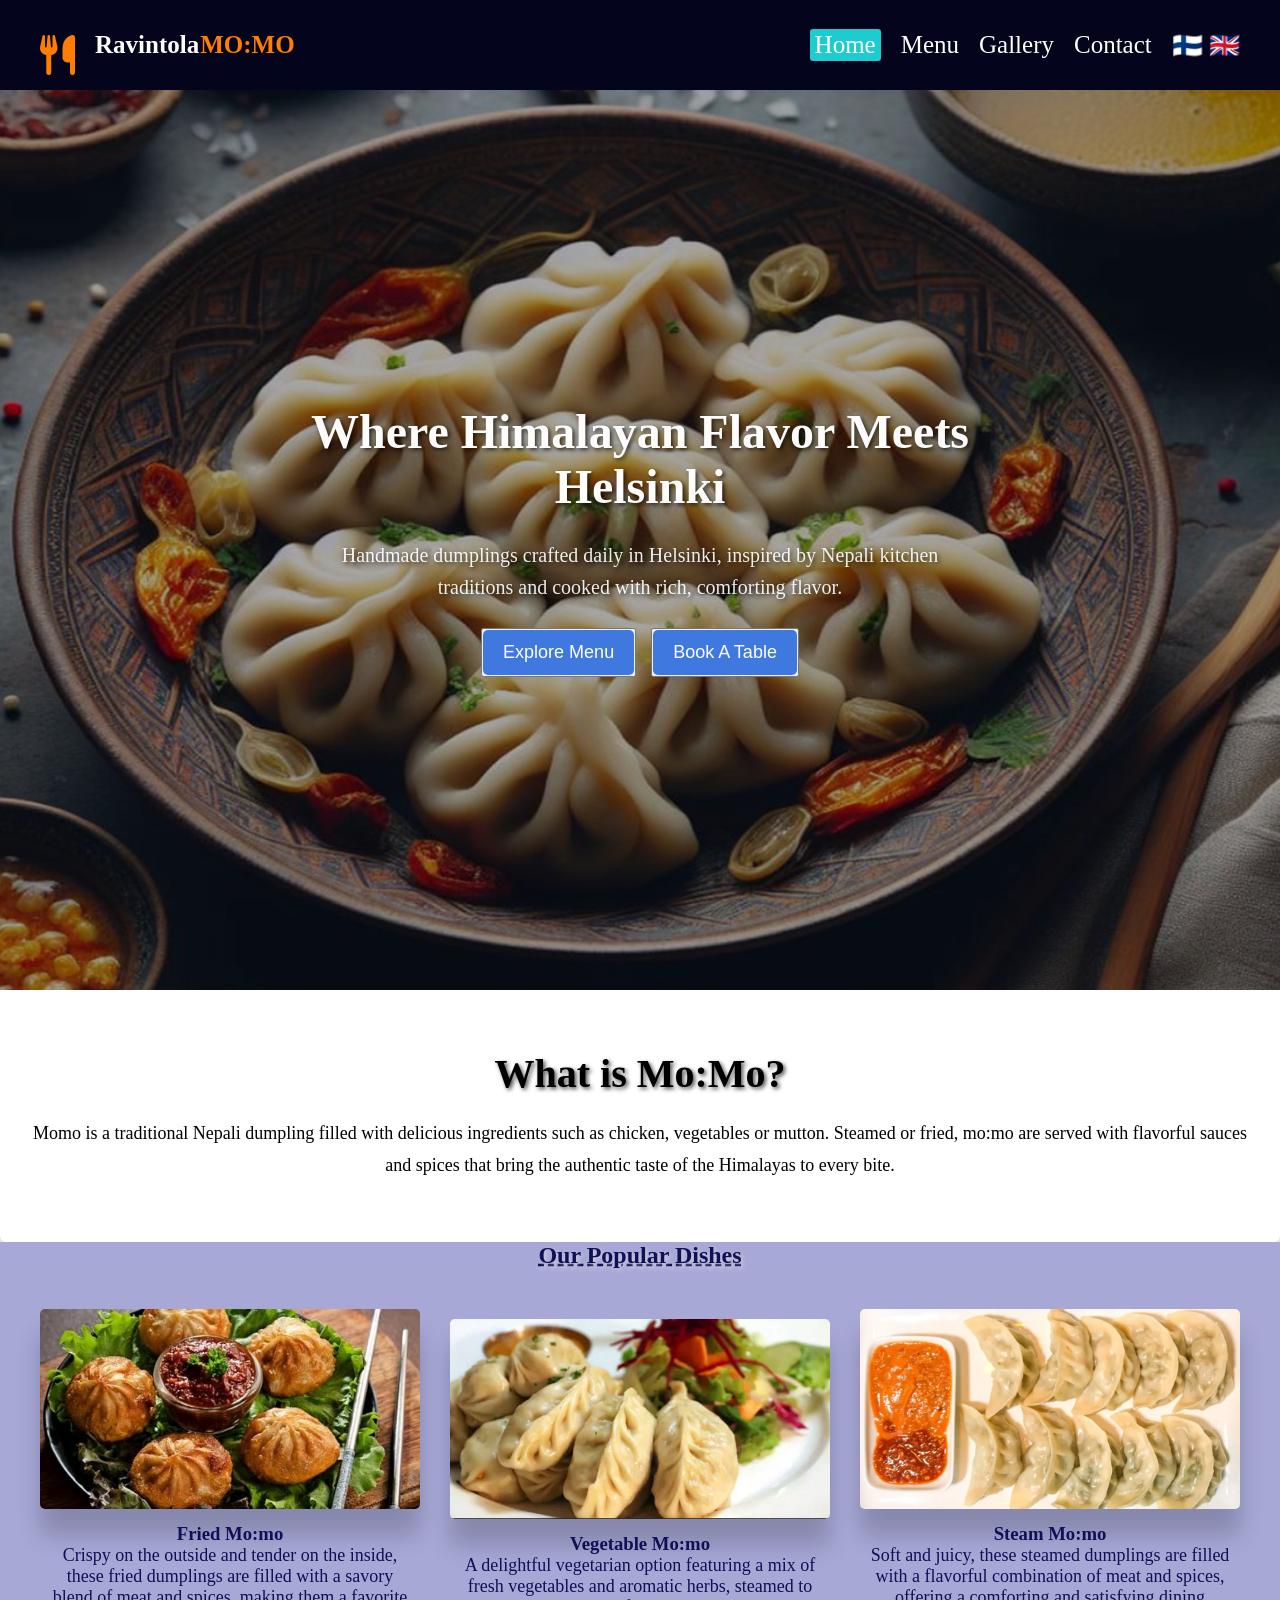
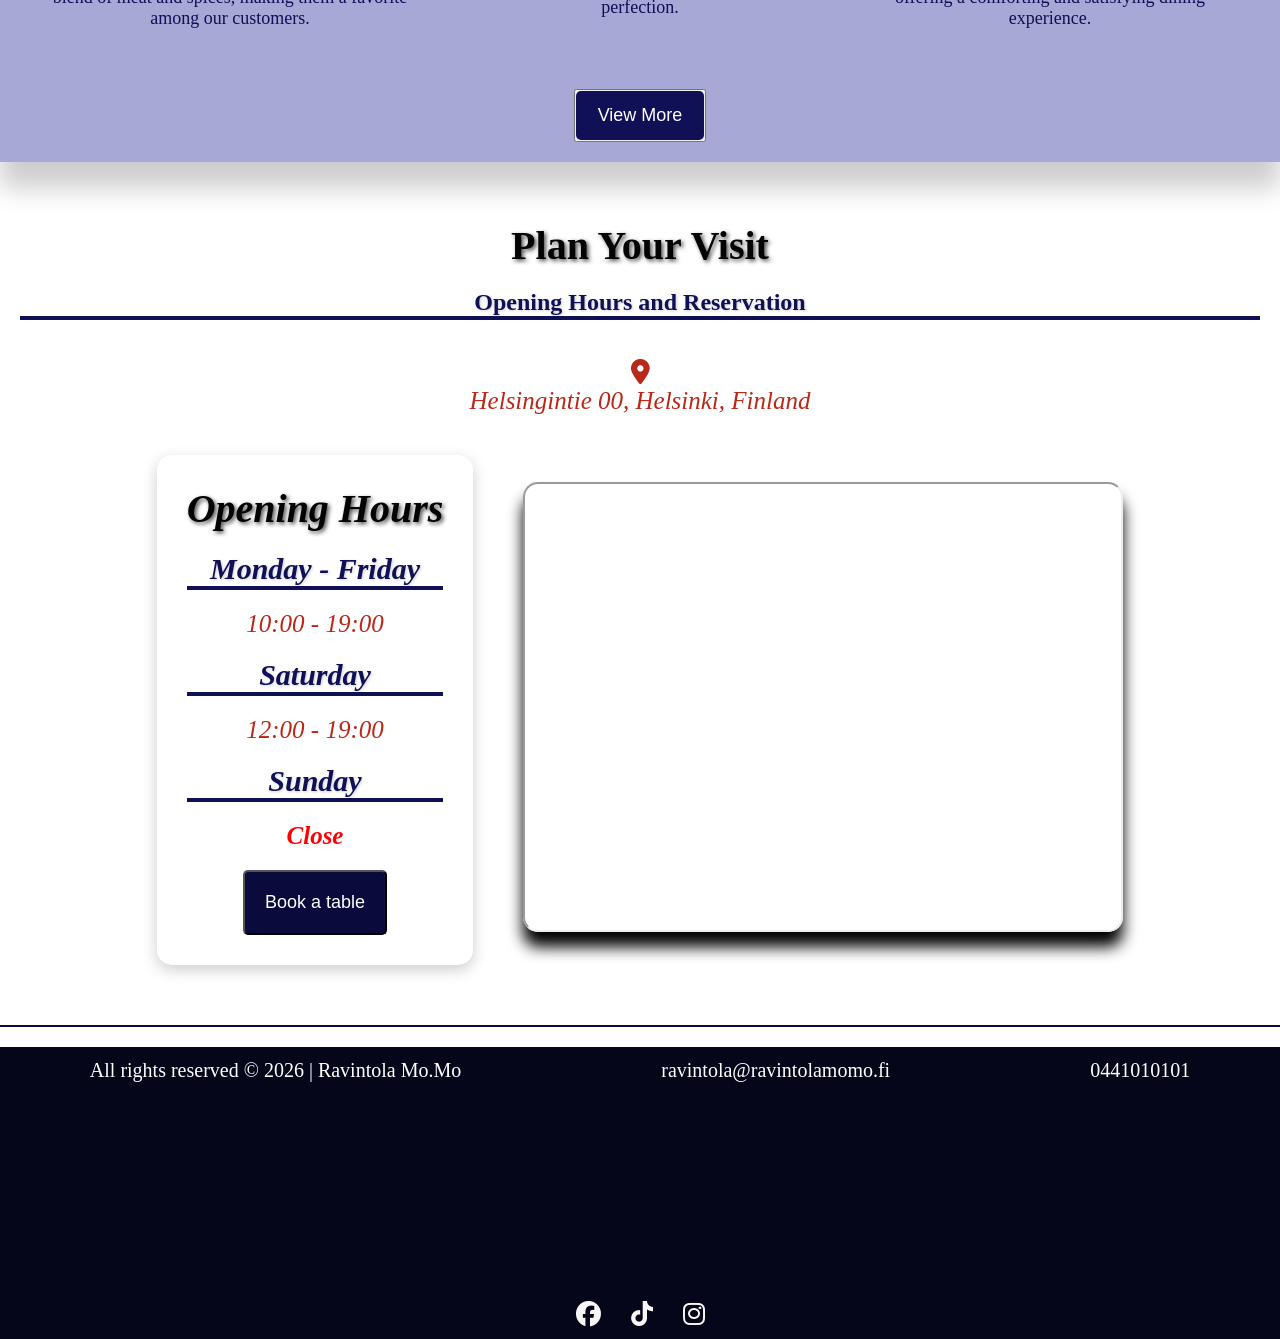
<file: index.html>
<!DOCTYPE html>
<html lang="en">
<head>
    <meta charset="UTF-8">
    <meta name="viewport" content="width=device-width, initial-scale=1.0">
    <title>Ravintola MO:MO</title>
    <link rel="icon" href="./icon.png"> 
    <link rel="stylesheet" href="styles.css">
    <link rel="stylesheet" href="https://cdnjs.cloudflare.com/ajax/libs/font-awesome/6.4.0/css/all.min.css">  <!--This is for the icon to appear in website-->
</head>
<body>
    <header class="header">
        <div class="navcontainer">
            <div class="logo">
                <a href="index.html"><i class="fa-solid fa-utensils"></i></a>
                <a href="index.html"><span id="span"><span class="frstspan">Ravintola</span><span class="scndspan">MO:MO</span></span></a>
            </div>
            <nav class="navbar">
                <ul class="nav-menu">
                    <li><a href="index.html" class="active">Home</a></li>
                    <li><a href="menu.html">Menu</a></li>
                    <li><a href="gallery.html">Gallery</a></li>
                    <li><a href="contact.html">Contact</a></li>
                    <div class="languagetoogle">
                        <button class="fi-btn">🇫🇮</button>
                        <button class="en-btn">🇬🇧</button>
                    </div>
                </ul>
                <div class="burgerbar">
                    <i class="fa-solid fa-bars"></i>
                </div>
            </nav>
        </div>
    </header>
    <main>
        <section id="home">
            <div class="hero">
            <h1>Where Himalayan Flavor Meets Helsinki</h1>
            <p></p>
            <p>Handmade dumplings crafted daily in Helsinki, inspired by Nepali kitchen traditions and cooked with rich, comforting flavor.</p>
            <div class="herobtn">
                <button><a href="menu.html" class="btn">Explore Menu</a></button>
                <button><a href="contact.html" class="btn">Book A Table</a></button>
            </div>
            </div>
        </section>
    </main>

    <section class="about-momo">
        <h2>What is Mo:Mo?</h2>
        <p>
            Momo is a traditional Nepali dumpling filled with delicious ingredients such as chicken, vegetables or mutton. 
            Steamed or fried, mo:mo are served with flavorful sauces and spices that bring the authentic taste of the Himalayas to every bite.
        </p>
    </section>

    <div class="popular">
        <h2 >Our Popular Dishes</h2>
        <div class="popularcontainer">
            <div class="dish">
                <img src="./fried momo.jpeg" alt="Dish 1" id="pplrimg">
                <h3>Fried Mo:mo</h3>
                <p>Crispy on the outside and tender on the inside, these fried dumplings are filled with a savory blend of meat and spices, making them a favorite among our customers.</p>
            </div>
            <div class="dish">
                <img src="./vegetablemomo.jpeg" alt="Dish 2" id="pplrimg">
                <h3>Vegetable Mo:mo</h3>
                <p>A delightful vegetarian option featuring a mix of fresh vegetables and aromatic herbs, steamed to perfection.</p>
            </div>
            <div class="dish">
                <img src="./steammomo.jpeg" alt="Dish 3" id="pplrimg">
                <h3>Steam Mo:mo</h3>
                <p>Soft and juicy, these steamed dumplings are filled with a flavorful combination of meat and spices, offering a comforting and satisfying dining experience.</p>
            </div>
        </div>
        <div class="viewmore">
            <button><a href="gallery.html" class="btn">View More</a></button>
        </div>
    </div>

    <section class="about">
        <h1>Plan Your Visit</h1>
        <h3>Opening Hours and Reservation</h3>
        <address id="address">
            <i class="fa-solid fa-location-dot"></i><p>Helsingintie 00, Helsinki, Finland</p>
        <div class="openinghours">
            <div class="hourscontainer">
                <h1>Opening Hours</h1>

                <div class="day">
                    <h3>Monday - Friday</h3>
                    <p>10:00 - 19:00</p>
                </div>
    
                <div class="day">
                    <h3>Saturday</h3>
                    <p>12:00 - 19:00</p>
                </div>
    
                <div class="day">
                    <h3>Sunday</h3>
                    <p style="color: red;"><b>Close</b></p>
                </div>
                <button class="aboutbtn"><a href="contact.html">Book a table</a></button>
            </div>
    
            <div class="map">
                <iframe 
                    src="https://www.google.com/maps/embed?pb=!1m18!1m12!1m3!1d3691.6030177052153!
                    2d25.04162457680331!3d60.29499363335347!2m3!1f0!2f0!3f0!3m2!1i1024!2i768!4f13.1
                    !3m3!1m2!1s0x469207b9eeb89779%3A0xc7427f848eb6748f!2sLaurea%20University%20of%20
                    Applied%20Sciences!5e1!3m2!1sen!2sfi!4v1778164496951!5m2!1sen!2sfi"
                    width="600"
                    height="450"
                    allowfullscreen=""
                    loading="lazy"
                    referrerpolicy="no-referrer-when-downgrade">
                </iframe>
            </div>
        </div>
    </section>

    <footer class="footer">
        <div class="footercontainer">
        <p>All rights reserved © 2026 | Ravintola Mo.Mo</p>
        <div class="email">
           <p>ravintola@ravintolamomo.fi</p>
        </div>
        <div class="contactnumber">
            <p>0441010101</p>
        </div>
        <div class="socialmedia">
            <div class="facebook">
                <a href="https://www.facebook.com/" target="_blank"><i class="fa-brands fa-facebook"></i></a>
            </div>
            <div class="tiktok">
                <a href="https://www.tiktok.com/" target="_blank"><i class="fa-brands fa-tiktok"></i></a>
            </div>
            <div class="instagram">
                <a href="https://www.instagram.com/" target="_blank"><i class="fa-brands fa-instagram"></i></a>
            </div>
        </div>
    </footer>

    <script src="script.js"></script>
</body>
</html>
</file>
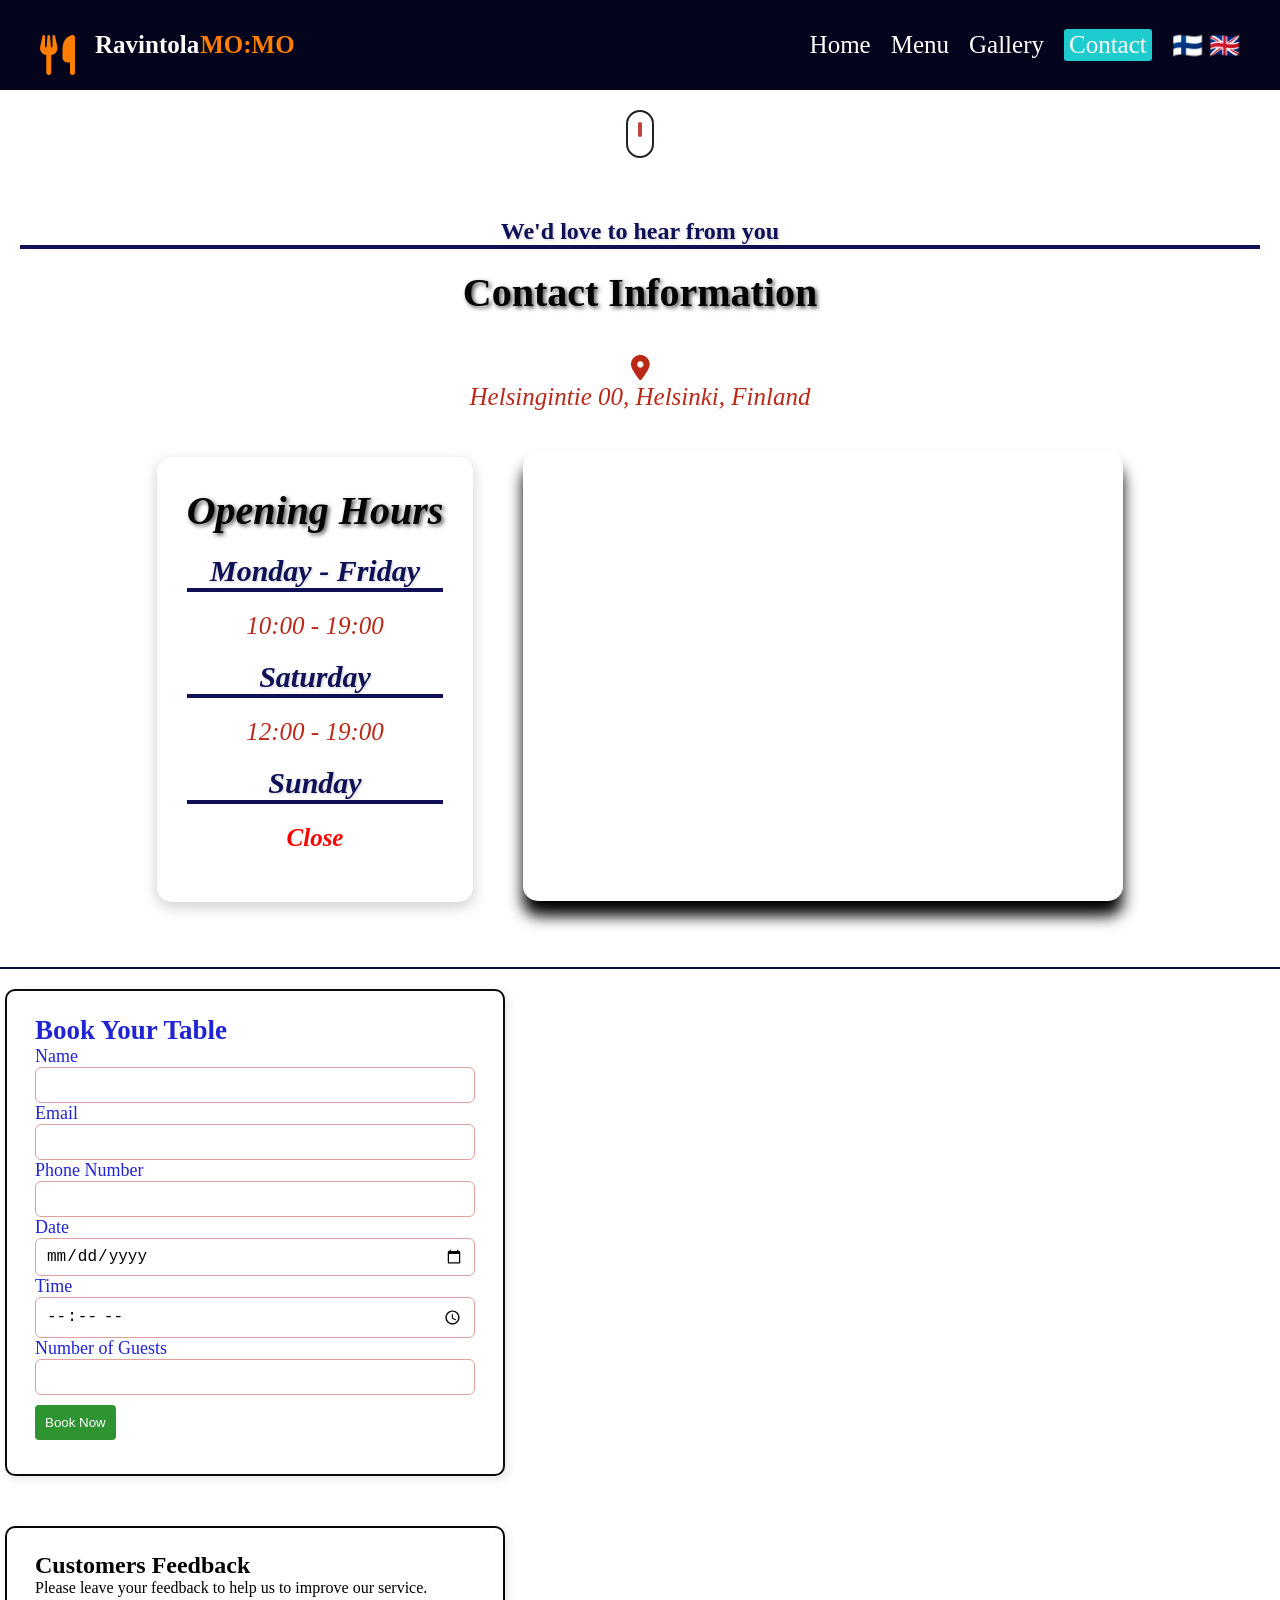
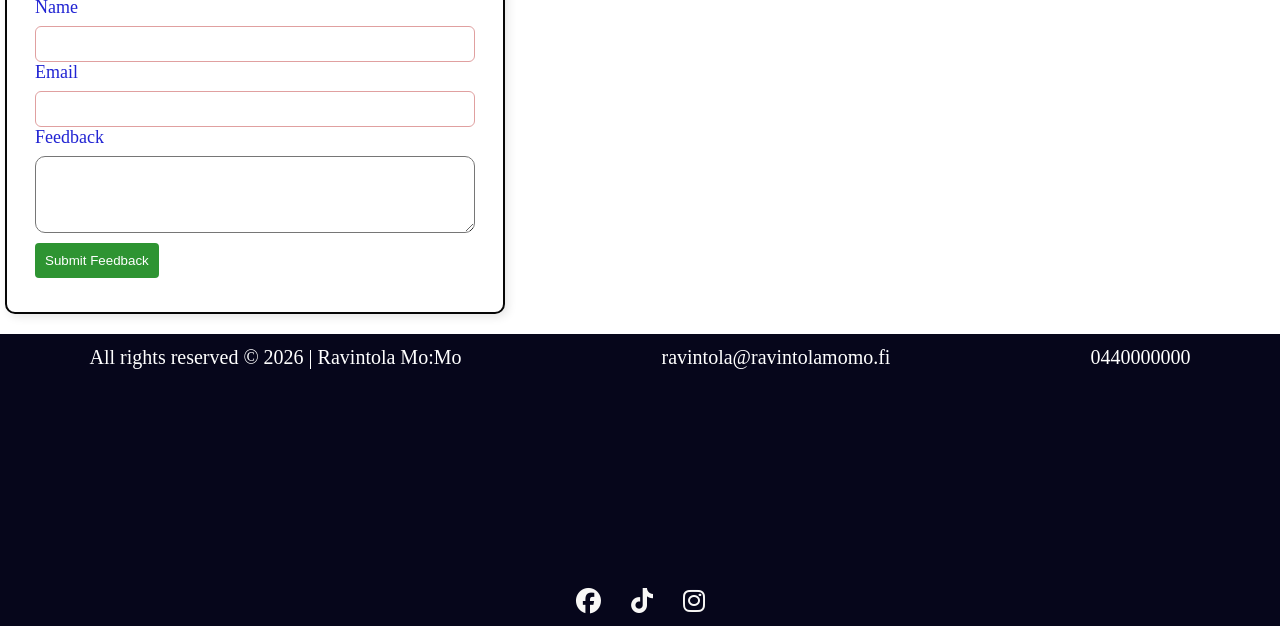
<file: contact.html>
<!DOCTYPE html>
<html lang="en">
<head>
    <meta charset="UTF-8">
    <meta name="viewport" content="width=device-width, initial-scale=1.0">
    <title>Ravintola MO:MO</title>
    <link rel="icon" href="./icon.png"> 
    <link rel="stylesheet" href="styles.css">
    <link rel="stylesheet" href="https://cdnjs.cloudflare.com/ajax/libs/font-awesome/6.4.0/css/all.min.css">  <!--This is for the icon to appear in website-->
</head>
<body>
    <header class="header">
        <div class="navcontainer">
            <div class="logo">
                <a href="index.html"><i class="fa-solid fa-utensils"></i></a>
                <a href="index.html"><span id="span"><span class="frstspan">Ravintola</span><span class="scndspan">MO:MO</span></span></a>
            </div>
            <nav class="navbar">
                <ul class="nav-menu">
                    <li><a href="index.html">Home</a></li>
                    <li><a href="menu.html">Menu</a></li>
                    <li><a href="gallery.html">Gallery</a></li>
                    <li><a href="contact.html" class="active">Contact</a></li>
                    <div class="languagetoogle">
                        <button class="fi-btn">🇫🇮</button>
                        <button class="en-btn">🇬🇧</button>
                    </div>
                </ul>
                <div class="burgerbar">
                    <i class="fa-solid fa-bars"></i>
                </div>
            </nav>
        </div>
    </header>
    <!--Found this on uiverse.io-->
    <div class="scroll-indicator">
        <div class="mouse">
            <div class="wheel"></div>
        </div>
    </div>
    <section class="about">
        <h3>We'd love to hear from you</h3>
        <h1>Contact Information</h1>
        <address id="address">
            <i class="fa-solid fa-location-dot"></i><p>Helsingintie 00, Helsinki, Finland</p>
        <div class="openinghours">
            <div class="hourscontainer">
                <h1>Opening Hours</h1>

                <div class="day">
                    <h3>Monday - Friday</h3>
                    <p>10:00 - 19:00</p>
                </div>
    
                <div class="day">
                    <h3>Saturday</h3>
                    <p>12:00 - 19:00</p>
                </div>
    
                <div class="day">
                    <h3>Sunday</h3>
                    <p style="color: red;"><b>Close</b></p>
                </div>
            </div>
    
            <div class="map">
                <iframe 
                    src="https://www.google.com/maps/embed?pb=!1m18!1m12!1m3!1d3691.6030177052153!2d25.04162457680331!3d60.29499363335347!2m3!1f0!2f0!3f0!3m2!1i1024!2i768!4f13.1!3m3!1m2!1s0x469207b9eeb89779%3A0xc7427f848eb6748f!2sLaurea%20University%20of%20Applied%20Sciences!5e1!3m2!1sen!2sfi!4v1778164496951!5m2!1sen!2sfi"
                    width="600"
                    height="450"
                    style="border:0;"
                    allowfullscreen=""
                    loading="lazy"
                    referrerpolicy="no-referrer-when-downgrade">
                </iframe>
            </div>
        </div>
    </section>
    
    <section id="form">
        <form>
            <h1>Book Your Table</h1>
            <div class="formcontainer">
                <div class="inputcontainer">
                    <label for="name">Name</label>
                    <input type="text" id="name" name="name" required>
                </div>

                <div class="inputcontainer">
                    <label for="email">Email</label>
                    <input type="email" id="email" name="email" required>
                </div>

                <div class="inputcontainer">
                    <label for="phone">Phone Number</label>
                    <input type="tel" id="phone" name="phone" required>
                </div>

                <div class="inputcontainer">
                    <label for="date">Date</label>
                    <input type="date" id="date" name="date" required>
                </div>

                <div class="inputcontainer">
                    <label for="time">Time</label>
                    <input type="time" id="time" name="time" required>
                </div>
                <div class="inputcontainer">
                    <label for="guests">Number of Guests</label>
                    <input type="number" id="guests" name="guests" min="1" required>
                </div>
                <button type="submit">Book Now</button>
            </div>
        </form>
    </section>
    <section class="form">
        <form>
            <h1>Customers Feedback</h1>
            <p>Please leave your feedback to help us to improve our service.</p>
            <div class="formcontainer">
                <div class="inputcontainer">
                    <label for="name">Name</label>
                    <input type="text" id="name" name="name" required>
                </div>

                <div class="inputcontainer">
                    <label for="email">Email</label>
                    <input type="email" id="email" name="email" required>
                </div>

                <div class="inputcontainer">
                    <label for="feedback">Feedback</label>
                    <textarea id="feedback" name="feedback" rows="5" required></textarea>
                </div>
                <button type="submit">Submit Feedback</button>
            </div>
        </form>
    </section>
    <footer class="footer">
        <div class="footercontainer">
            <p>All rights reserved © 2026 | Ravintola Mo:Mo</p>
            <div class="email">
                <p>ravintola@ravintolamomo.fi</p>
            </div>
            <div class="contactnumber">
                <p>0440000000</p>
            </div>
            <div class="socialmedia">
                <div class="facebook">
                    <a href="https://www.facebook.com/" target="_blank"><i class="fa-brands fa-facebook"></i></a>
                </div>
                <div class="tiktok">
                    <a href="https://www.tiktok.com/" target="_blank"><i class="fa-brands fa-tiktok"></i></a>
                </div>
                <div class="instagram">
                    <a href="https://www.instagram.com/" target="_blank"><i class="fa-brands fa-instagram"></i></a>
                </div>
            </div>
        </div>
    </footer>
    <script src="script.js"></script>
</body>
</html>
</file>
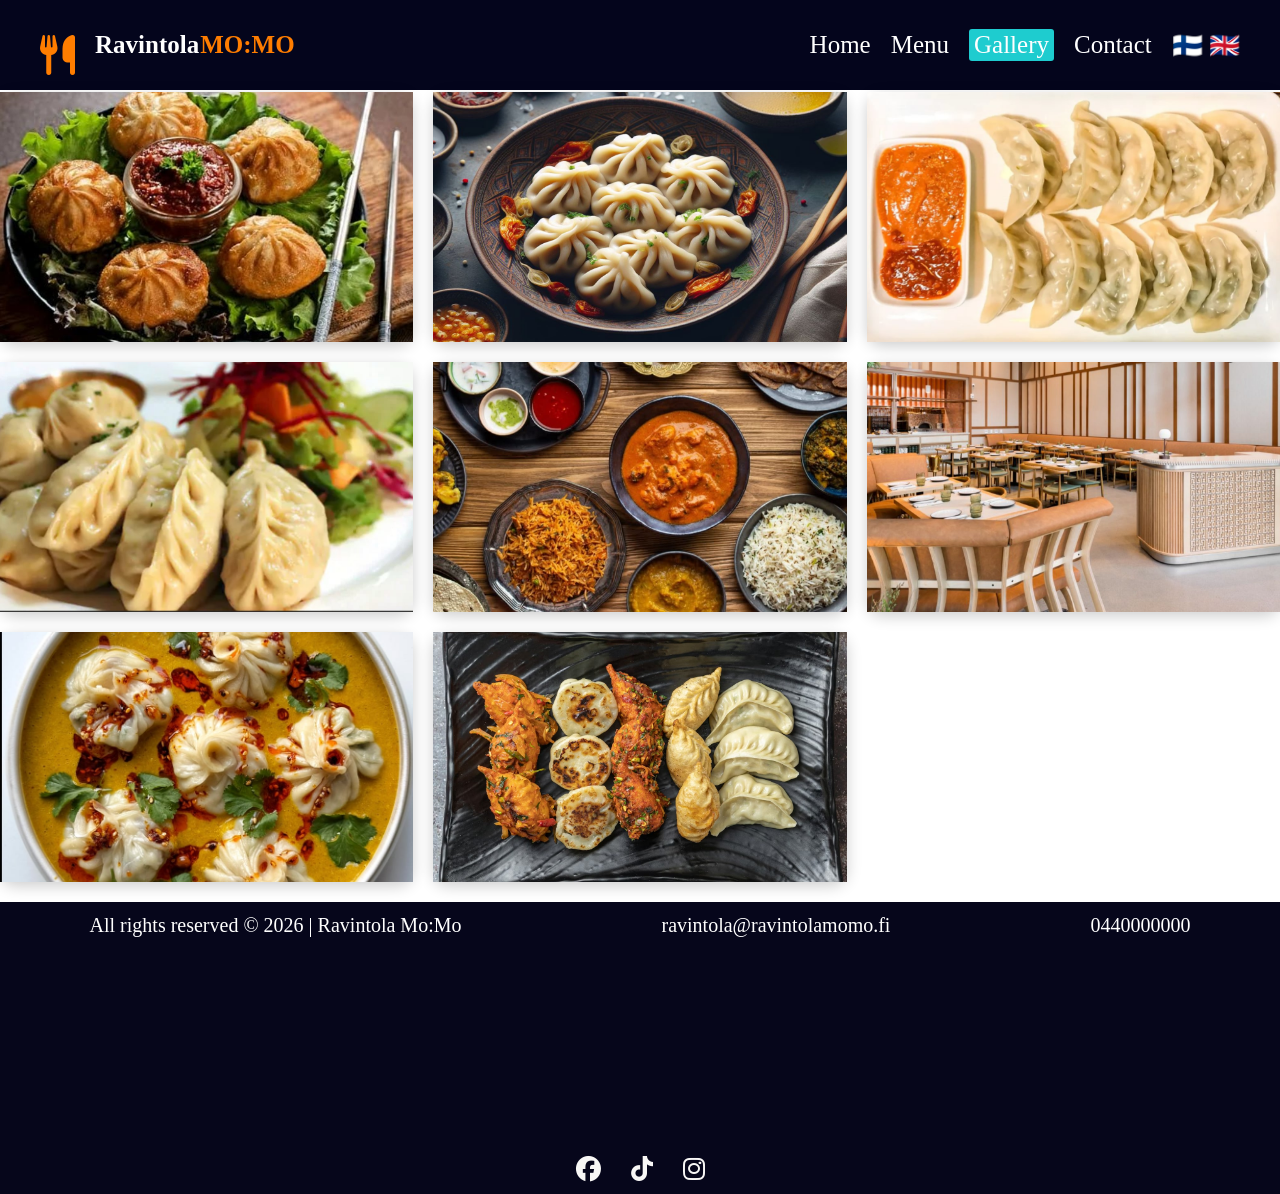
<file: gallery.html>
<!DOCTYPE html>
<html lang="en">
<head>
    <meta charset="UTF-8">
    <meta name="viewport" content="width=device-width, initial-scale=1.0">
    <title>Ravintola MO:MO</title>
    <link rel="icon" href="./icon.png"> 
    <link rel="stylesheet" href="styles.css">
    <link rel="stylesheet" href="https://cdnjs.cloudflare.com/ajax/libs/font-awesome/6.4.0/css/all.min.css">  <!--This is for the icon to appear in website-->
</head>
<body>
    <header class="header">
        <div class="navcontainer">
            <div class="logo">
                <a href="index.html"><i class="fa-solid fa-utensils"></i></a>
                <a href="index.html"><span id="span"><span class="frstspan">Ravintola</span><span class="scndspan">MO:MO</span></span></a>
            </div>
            <nav class="navbar">
                <ul class="nav-menu">
                    <li><a href="index.html">Home</a></li>
                    <li><a href="menu.html">Menu</a></li>
                    <li><a href="gallery.html" class="active">Gallery</a></li>
                    <li><a href="contact.html">Contact</a></li>
                    <div class="languagetoogle">
                        <button class="fi-btn">🇫🇮</button>
                        <button class="en-btn">🇬🇧</button>
                    </div>
                </ul>
                <div class="burgerbar">
                    <i class="fa-solid fa-bars"></i>
                </div>
            </nav>
        </div>
    </header>
    <section id="gallery">
        <div class="image"><img src="./fried momo.jpeg" alt="img not found"></div>
        <div class="image"><img src="./heroimage.jpeg" alt="img not found"></div>
        <div class="image"><img src="./steammomo.jpeg" alt="img not found"></div>
        <div class="image"><img src="./vegetablemomo.jpeg" alt="img not found"></div>
        <div class="image"><img src="./food.jpeg" alt="img not found"></div>
        <div class="image"><img src="./interior.jpeg" alt="img not found"></div>
        <div class="image"><img src="image.jpeg" alt="img not found"></div>
        <div class="image"><img src="mixdumpling.jpeg" alt="img not found"></div>
    </section>
    <footer class="footer">
        <div class="footercontainer">
            <p>All rights reserved © 2026 | Ravintola Mo:Mo</p>
            <div class="email">
                <p>ravintola@ravintolamomo.fi</p>
            </div>
            <div class="contactnumber">
                <p>0440000000</p>
            </div>
            <div class="socialmedia">
                <div class="facebook">
                    <a href="https://www.facebook.com/" target="_blank"><i class="fa-brands fa-facebook"></i></a>
                </div>
                <div class="tiktok">
                    <a href="https://www.tiktok.com/" target="_blank"><i class="fa-brands fa-tiktok"></i></a>
                </div>
                <div class="instagram">
                    <a href="https://www.instagram.com/" target="_blank"><i class="fa-brands fa-instagram"></i></a>
                </div>
            </div>
        </div>
    </footer>
    <script src="script.js"></script>
</body>
</html>
</file>
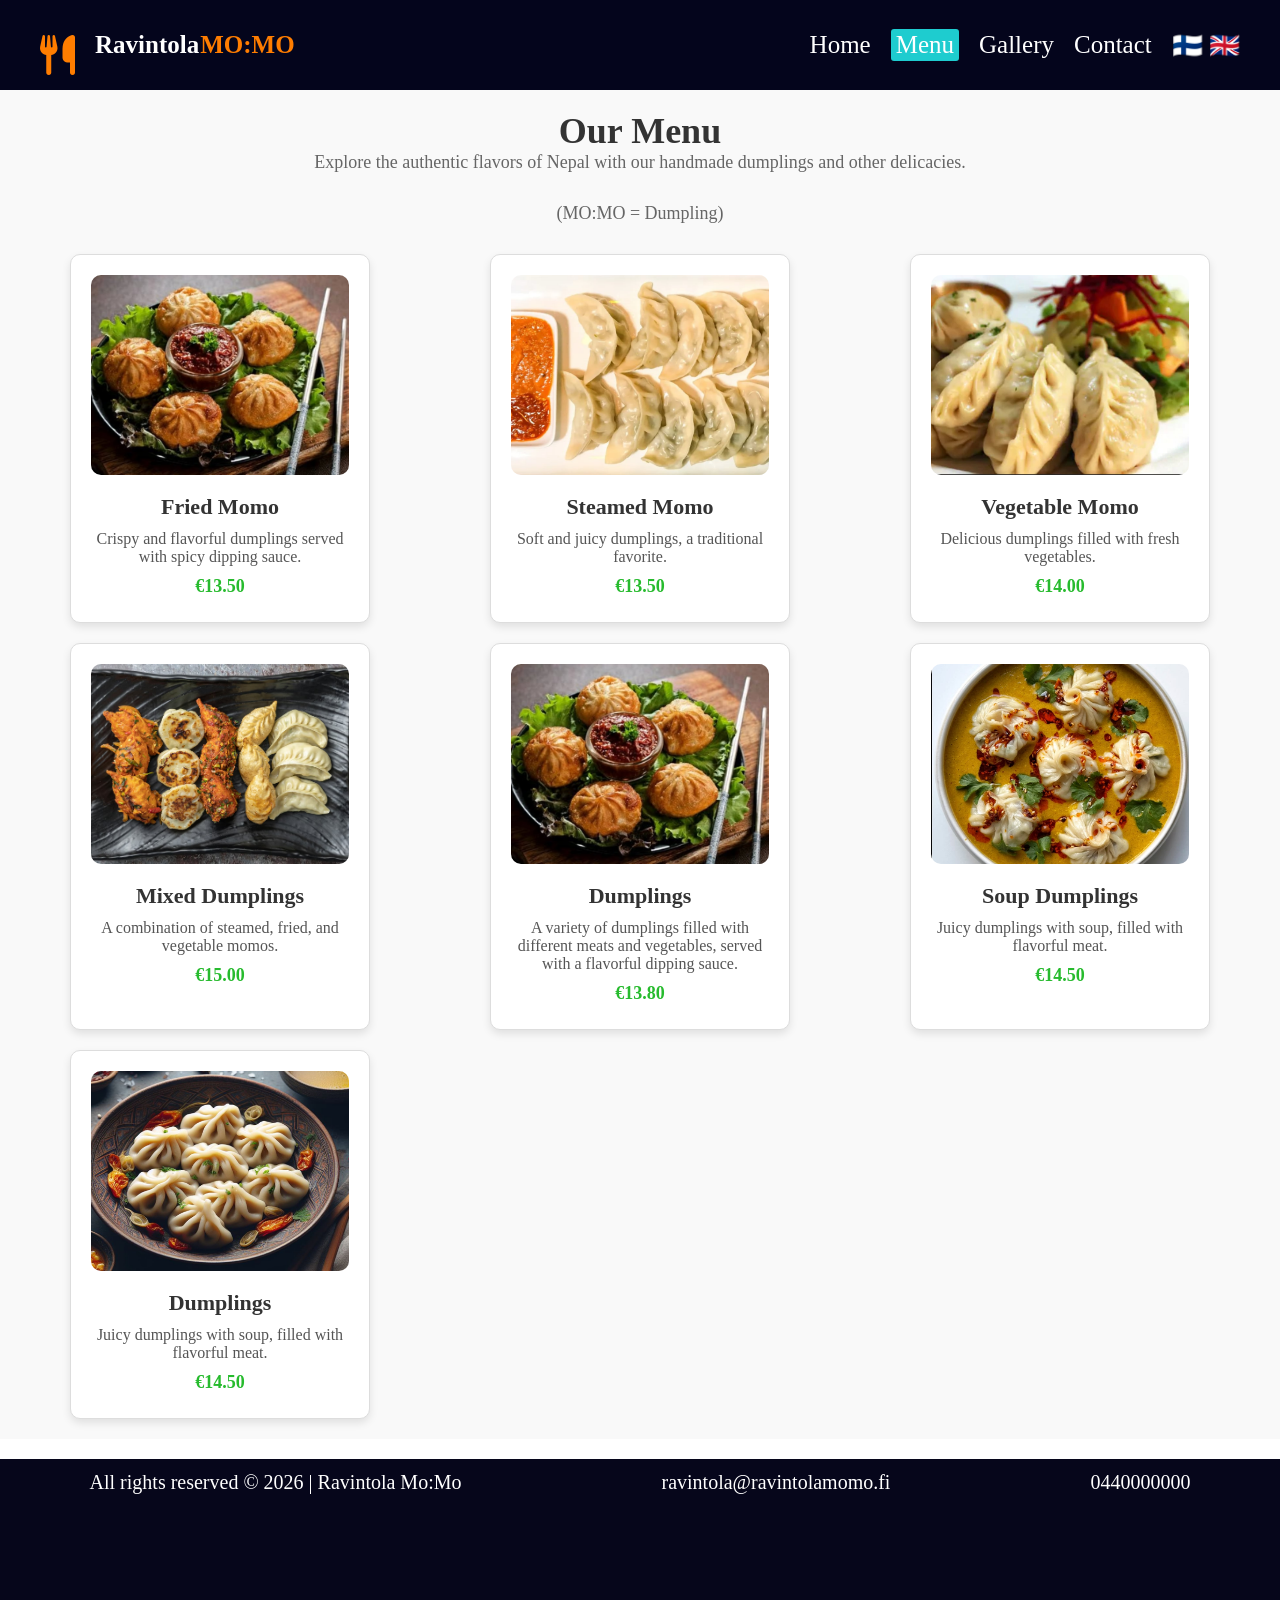
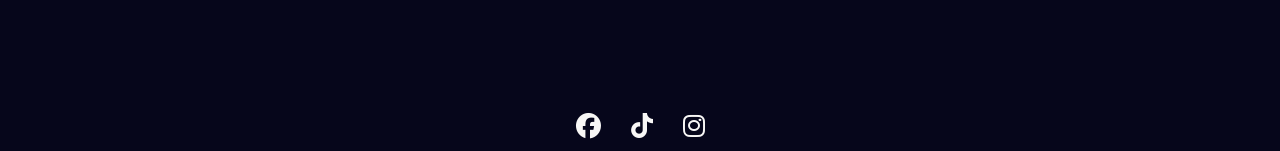
<file: menu.html>
<!DOCTYPE html>
<html lang="en">
<head>
    <meta charset="UTF-8">
    <meta name="viewport" content="width=device-width, initial-scale=1.0">
    <title>Ravintola MO:MO</title>
    <link rel="icon" href="./icon.png"> 
    <link rel="stylesheet" href="styles.css">
    <link rel="stylesheet" href="https://cdnjs.cloudflare.com/ajax/libs/font-awesome/6.4.0/css/all.min.css">  <!--This is for the icon to appear in website-->
</head>
<body>
    <header class="header">
        <div class="navcontainer">
            <div class="logo">
                <a href="index.html"><i class="fa-solid fa-utensils"></i></a>
                <a href="index.html"><span id="span"><span class="frstspan">Ravintola</span><span class="scndspan">MO:MO</span></span></a>
            </div>
            <nav class="navbar">
                <ul class="nav-menu">
                    <li><a href="index.html">Home</a></li>
                    <li><a href="menu.html" class="active">Menu</a></li>
                    <li><a href="gallery.html">Gallery</a></li>
                    <li><a href="contact.html">Contact</a></li>
                    <div class="languagetoogle">
                        <button class="fi-btn">🇫🇮</button>
                        <button class="en-btn">🇬🇧</button>
                    </div>
                </ul>
                <div class="burgerbar">
                    <i class="fa-solid fa-bars"></i>
                </div>
            </nav>
        </div>
    </header>
    <section class="menu-section">
        <h1>Our Menu</h1>
        <p>Explore the authentic flavors of Nepal with our handmade dumplings and other delicacies.</p>
        <p>(MO:MO = Dumpling)</p>
        <div class="menu-container">
            <div class="item">
                <img src="./fried momo.jpeg" alt="Fried Momo">
                <h3>Fried Momo</h3>
                <p>Crispy and flavorful dumplings served with spicy dipping sauce.</p>
                <p class="price">€13.50</p>
            </div>
            <div class="item">
                <img src="./steammomo.jpeg" alt="Steamed Momo">
                <h3>Steamed Momo</h3>
                <p>Soft and juicy dumplings, a traditional favorite.</p>
                <p class="price">€13.50</p>
            </div>
            <div class="item">
                <img src="./vegetablemomo.jpeg" alt="Vegetable Momo">
                <h3>Vegetable Momo</h3>
                <p>Delicious dumplings filled with fresh vegetables.</p>
                <p class="price">€14.00</p>
            </div>
            <div class="item">
                <img src="./mixdumpling.jpeg" alt="Mixed Dumplings">
                <h3>Mixed Dumplings</h3>
                <p>A combination of steamed, fried, and vegetable momos.</p>
                <p class="price">€15.00</p>
            </div>
            <div class="item">
                <img src="./fried momo.jpeg" alt="Dumplings">
                <h3>Dumplings</h3>
                <p>A variety of dumplings filled with different meats and vegetables, served with a flavorful dipping sauce.</p>
                <p class="price">€13.80</p>
            </div>
            <div class="item">
                <img src="./image.jpeg" alt="Dumplings">
                <h3>Soup Dumplings</h3>
                <p>Juicy dumplings with soup, filled with flavorful meat.</p>
                <p class="price">€14.50</p>
            </div>
            <div class="item">
                <img src="./heroimage.jpeg" alt="Dumplings">
                <h3>Dumplings</h3>
                <p>Juicy dumplings with soup, filled with flavorful meat.</p>
                <p class="price">€14.50</p>
            </div>
        </div>
    </section>        

    <footer class="footer">
        <div class="footercontainer">
            <p>All rights reserved © 2026 | Ravintola Mo:Mo</p>
            <div class="email">
                <p>ravintola@ravintolamomo.fi</p>
            </div>
            <div class="contactnumber">
                <p>0440000000</p>
            </div>
            <div class="socialmedia">
                <div class="facebook">
                    <a href="https://www.facebook.com/" target="_blank"><i class="fa-brands fa-facebook"></i></a>
                </div>
                <div class="tiktok">
                    <a href="https://www.tiktok.com/" target="_blank"><i class="fa-brands fa-tiktok"></i></a>
                </div>
                <div class="instagram">
                    <a href="https://www.instagram.com/" target="_blank"><i class="fa-brands fa-instagram"></i></a>
                </div>
            </div>
        </div>
    </footer>
    <script src="script.js"></script>
</body>
</html>
</file>
<file: styles.css>
*{
    margin: 0;
    padding: 0;
    box-sizing: border-box;
    flex-wrap: wrap;
}
body, html{
    scroll-behavior: smooth;
}
.navcontainer{
    display: flex;
    align-items: center;
    justify-content: space-between;
    background-color: #04051c;
    color: white;
    padding: 15px 40px;
    width: 100%;
    gap: 30px;
}

.logo{
    display: flex;
    align-items: center;
    flex: 1;
    gap: 20px;
}

.logo i {
    font-size: 40px;
    color:#ff7d00;
    gap: 2rem;
}
.logo .frstspan{
    font-size: 25px;
    font-weight: bold;
    color: rgb(255, 255, 255);
}

.logo .scndspan{
    margin-left: 1px;
    font-size: 25px;
    font-weight: bold;
    color: #ff7d00;
}

.navcontainer a{
    color: white;
    text-decoration: none;
}

.navbar{
    display: flex;
    align-items: center;
    gap: 20px;
    position: relative;
}

.nav-menu{
    display: flex;
    align-items: center;
    gap: 20px;
    list-style: none;
    flex-wrap: wrap; 
    font-size: 25px;
}
.navbar a.active{
   background-color: #1ecccf;
   border-radius: 3px;
   padding: 2px 5px;
}
.navbar li:hover{
    text-shadow: 0 0 5px #050505;
    border-bottom: 4px solid rgb(249, 244, 244);
    border-radius: 4px;
    transform: scale(1.05);
    transition: transform 0.3s ease;
}

.navbar button{
    cursor: pointer;
    padding: auto;
    font-size: 25px;
    gap: none;
    background-color: transparent;
    color: white;
    border: none;
}
.navbar button:hover{
    background-color: #ff7d00;
    border-radius: 4px;
    color: white;
    border: none;
    transform: scale(1.05);
}

.burgerbar{
    display: none;
    flex-direction: column;
    gap: 5px;
    color: white;
    cursor: pointer;
    font-size: 30px;
}

/* Mobile responsive styles */
@media (max-width: 768px) {
    .navcontainer {
        padding: 15px 20px;
        flex-wrap: wrap;
    }
    
    .nav-menu {
        display: none;
        position: absolute;
        top: 100%;
        left: 5;
        right: 0;
        flex-direction: column;
        backdrop-filter: blur(10px);
        padding: 10px;
        gap: 5px;
        font-size: 15px;
        z-index: 50;
        border-bottom: 2px solid #ff7d00;
    }
    
    .nav-menu.active {
        display: flex;
    }
    
    .burgerbar {
        display: flex;
    }
    
    .footer .footercontainer{
        flex-direction: column;
        gap: 10px;
    }
    
    .popularcontainer,
    #gallery,
    .menu-container {
        display: grid !important;
        grid-template-columns: repeat(1, 1fr)!important;
    }
}

.footercontainer{
    display: flex;
    align-items: center;
    justify-content: center;
    background-color: #06061b;
    color: white;
    margin-top: 20px;
    gap: 200px;
    padding: 12px;
    font-size: 20px;
    margin-bottom: 0px;
}
.socialmedia, a {
    display: flex;
    align-items: center;
    gap: 30px;
    color: white;
    justify-content: center;
    text-decoration: none;
}
.socialmedia i {
    color: #f8f7f6;
}

#home {
    height: 100vh;
    width: 100%;
    background-image: url("./heroimage.jpeg");
    background-size: cover;
    background-position: center;
    background-repeat: no-repeat;
    display: flex;
    justify-content: center;
    align-items: center;
    position: relative;
    animation: slideInDown 0.8s ease-out forwards;
}
/* tämä himmentää kuvaa, löysin AI:sta*/
#home::before {
    content: "";
    position: absolute;
    inset: 0;
    background: rgba(0, 0, 0, 0.35); 
}
.hero {
    position: relative;
    text-align: center;
    color: white;
    max-width: 700px;
    padding: 20px;
}

.hero h1 {
    font-size: 48px;
    margin-bottom: 15px;
    color: rgb(253, 252, 251);
    text-shadow: 2px 2px 4px rgba(0, 0, 0, 0.7);
}

.hero p {
    font-size: 20px;
    line-height: 1.6;
    margin-bottom: 25px;
    opacity: 0.9;
    text-shadow: 2px 2px 4px rgba(0, 0, 0, 0.7);
}

.herobtn {
    display: flex;
    justify-content: center;
    gap: 15px;
    flex-wrap: wrap;
}
.about-momo{
    text-align:center;
    padding:60px 20px;
    margin:auto;
    border-radius: 6px;
    box-shadow:0 26px 25px rgba(9, 6, 6, 0.2);
    max-width: 89rem;
}

.about-momo h2{
    font-size:2.5rem;
    margin-bottom:20px;
    text-shadow: 2px 2px 4px rgba(0, 0, 0, 0.7);
}

.about-momo p{
    line-height:1.8;
    font-size: large;
}

.btn {
    padding: 12px 20px;
    background-color: #3f79df;
    color: white;
    text-decoration: none;
    border-radius: 5px;
    font-size: large;
}

.btn:hover {
    background: #749ce2;
    transform: translateY(-2px);
}
.popular{
    background-color: #a7a8d6;
    box-shadow: 0 26px 25px rgba(9, 6, 6, 0.2);
}
.popularcontainer{
    display: grid;
    grid-template-columns: repeat(3, 1fr);
    justify-content: center;
    align-items: center;
    gap: 30px;
    padding: 40px 40px;
    flex-wrap: wrap;
    animation: slideInDown 0.8s ease-out forwards;
}
#pplrimg{
    width: 100%;
    height: 200px;
    object-fit: cover;
    border-radius: 5px;
    box-shadow: 0 26px 25px rgba(11, 11, 11, 0.2);
}
.popular h3{
    text-align: center;
    margin-top: 10px;
    color: #0F1056;
}

.popular p{
    text-align: center;
    color: #0F1056;
    font-size: 18px;
    padding: 0 10px;
}
.popular h2{
    text-align: center;
    color: #0F1056;
    text-decoration: dashed underline;
    text-shadow: 2px 2px 4px rgba(230, 222, 222, 0.7);
}

#pplrimg:hover {
    cursor: pointer;
    opacity: 0.7;
    transform: scale(1.05);
    transition: transform 0.3s ease;
    box-shadow: 0 0 20px rgba(10, 12, 12, 0.5)
}
.viewmore{
    display: flex;
    justify-content: center;
    padding: 20px;
}
.viewmore .btn{
    background-color: #0F1056;
    color: white;
    border: 2px solid transparent;
    border-radius: 5px;
    font-size: large;
}
.viewmore .btn:hover {
    background: #2626bf;
    color: rgb(243, 243, 239);
    transform: translateY(-2px);
}

.about{
    text-align:center;
    padding:60px 20px;
    border-bottom: #0a0a3c solid 2px;
    animation: slideInDown 0.8s ease-out forwards;
}
.about h1 {
    font-size:2.5rem;
    margin-bottom:20px;
    color: #040404;
    text-shadow: 2px 2px 4px rgba(0, 0, 0, 0.7);
}

.about h3 {
    font-size: 1.5rem;
    margin-bottom: 20px;
    color: #0F1056;
    text-shadow: 1px 1px 3px rgba(0, 0, 0, 0.2);
    border-bottom: 4px solid #0F1056;
}

.openinghours{
    display:flex;
    justify-content:center;
    align-items:center;
    gap:50px;
    margin-top:40px;
    flex-wrap:wrap;
}

.hourscontainer{
    background:#fff;
    padding:30px;
    border-radius:15px;
    box-shadow:0 5px 15px rgba(0,0,0,0.2);
    min-width:300px;
}

.hourscontainer:hover{
    cursor:grab;
    background-color: #f0f0f0;
    transform: translateY(-2px);
    box-shadow: 0 4px 15px rgba(0,0,0,0.2);
}

.day{
    margin:20px 0;
    font-size:18px;
}

.day h3{
    color:#0F1056;
    text-shadow: 1px 1px 3px rgba(0, 0, 0, 0.2);
    font-size: 30px;
}
.day p{
    font-size:25px;
    font-size: bold;
}
.map iframe{
    border-radius:15px;
    max-width:100%;
    box-shadow: 0 15px 15px rgba(1,1,1,1.2);
}

.aboutbtn{
    justify-content:center;
    padding:20px;
    background-color: #0a0a3c;
    text-decoration: none;
    font-size: large;
    border-radius: 5px;
}
.aboutbtn:hover{
    background-color: #0F1056;
    color: white;
    transform: translateY(-2px);
}
#form{
        background-color: #ffffff;
        border: 2px solid rgb(11, 11, 11);
        border-radius: 10px;
        padding: 24px 28px;
        max-width: 500px;
        margin-bottom: 50px;
        box-shadow: 3px 3px 10px rgba(0, 0, 0, 0.1);
        margin-top: 20px;
        margin-left: 5px;
        animation: slideInDown 0.8s ease-out forwards;
    }
     
#form, .form label{
    color: #2124d3;
    font-size: 18px;
    margin-bottom: 8px;
    display: block;
}
.form{
    
        background-color: #ffffff;
        border: 2px solid rgb(7, 7, 7);
        border-radius: 10px;
        padding: 24px 28px;
        max-width: 500px;
        margin-top: 50px;
        margin-left: 5px;
        box-shadow: 3px 3px 10px rgba(0, 0, 0, 0.1);
        animation: slideInDown 0.8s ease-out forwards;
    }
     

input[type="text"],
input[type="email"],
input[type="tel"],
input[type="date"],
input[type="time"],
input[type="number"] {
    width: 100%;
    padding: 8px 10px;
    border: 1px solid rgb(224, 160, 160);
    border-radius: 6px;
    font-size: 1rem;
    box-sizing: border-box;    
}
#feedback{
    display: flex;
    justify-content: center;
    align-items: center;
    width: 100%;
    border-radius: 10px;
}
button[type="submit"] {
    background-color: #2e9432;
    color: white;
    padding: 10px;
    border: none;
    border-radius: 4px;
    cursor: pointer;
    margin: 10px 0;
}

button[type="submit"]:hover {
    background-color: #27bb2e;
}

#gallery{
    width: 100%;
    display: grid;
    grid-template-columns: repeat(3, 1fr);
    gap: 20px;
    animation: slideInDown 0.8s ease-out forwards;
    margin-top: 2px;
}

.image{
    width: 100%;
    height: 250px;
    border-radius: 15px;
    box-shadow: 0 4px 15px rgba(0,0,0,0.2);
    transition: transform 0.4s ease;
}

.image img{
    width: 100%;
    height: 100%;
    object-fit: cover;
    display: block;
    transition: transform 0.4s ease;
}

.image:hover{
    transform: translateY(-5px);
    cursor: pointer;
}

.image:hover img{
    transform: scale(1.08);
}

/* Found on uiverse.oi, down*/
.scroll-indicator {
    display: flex;
    justify-content: center;
    margin-top: 20px;
  }
  
  .mouse {
    width: 28px;
    height: 48px;
    border: 2px solid #0b0b0b;
    border-radius: 14px;
    position: relative;
    opacity: 0.9;
  }
  
  .wheel {
    width: 4px;
    height: 15px;
    background: #bc2c2c;
    border-radius: 2px;
    position: absolute;
    left: 50%;
    top: 10px;
    transform: translateX(-50%);
    animation: scroll 1.3s infinite;
  }
  @keyframes scroll {
    0% { opacity: 1; transform: translateX(-50%) translateY(0); }
    100% { opacity: 0; transform: translateX(-50%) translateY(15px); }
  }
  /* Found on uiverse.oi, up*/

/*-------------------------MENU---------------------------*/
.menu-section {
    text-align: center;
    padding: 20px;
    background-color: #f9f9f9;
    animation: slideInDown 0.8s ease-out forwards;
}

.menu-section h1 {
    font-size: 36px;
    color: #333;
}

.menu-section p {
    font-size: 18px;
    color: #666;
    margin-bottom: 30px;
}

.menu-container {
    display: grid;
    grid-template-columns: repeat(3, 1fr); 
    flex-wrap: wrap; 
    gap: 20px;
    justify-items: center;
}
.item {
    background-color: #fff;
    border: 1px solid #ddd;
    border-radius: 10px;
    box-shadow: 0 4px 8px rgba(0, 0, 0, 0.1);
    overflow: hidden;
    text-align: center;
    padding: 20px;
    max-width: 300px;
}

.item img {
    width: 100%;
    height: 200px;
    object-fit: cover;
    border-radius: 10px;
}
.item img:hover {
    transform: scale(1.05);
    transition: transform 0.3s ease;
    box-shadow: 0 0 20px rgba(10, 12, 12, 0.5);
}
.item:hover {
    transform: translateY(-5px);
    box-shadow: 0 8px 16px rgba(0, 0, 0, 0.2);
    cursor: pointer;
}
.item h3 {
    font-size: 22px;
    color: #333;
    margin: 15px 0 10px;
}
.item p {
    font-size: 16px;
    color: #555;
    margin: 5px 0;
}

.item .price {
    font-size: 18px;
    color: #27bb2e;
    font-weight: bold;
    margin-top: 10px;
}
#address, i{
    color: #ba2818;
    font-size: 25px;
    margin-top: 20px;
    justify-content: center;
    align-items: center;
    gap: 10px;
}

@keyframes slideInDown {
    from { transform: translateY(-40px); opacity: 0; }
    to   { transform: translateY(0);     opacity: 1; }
}
</file>
